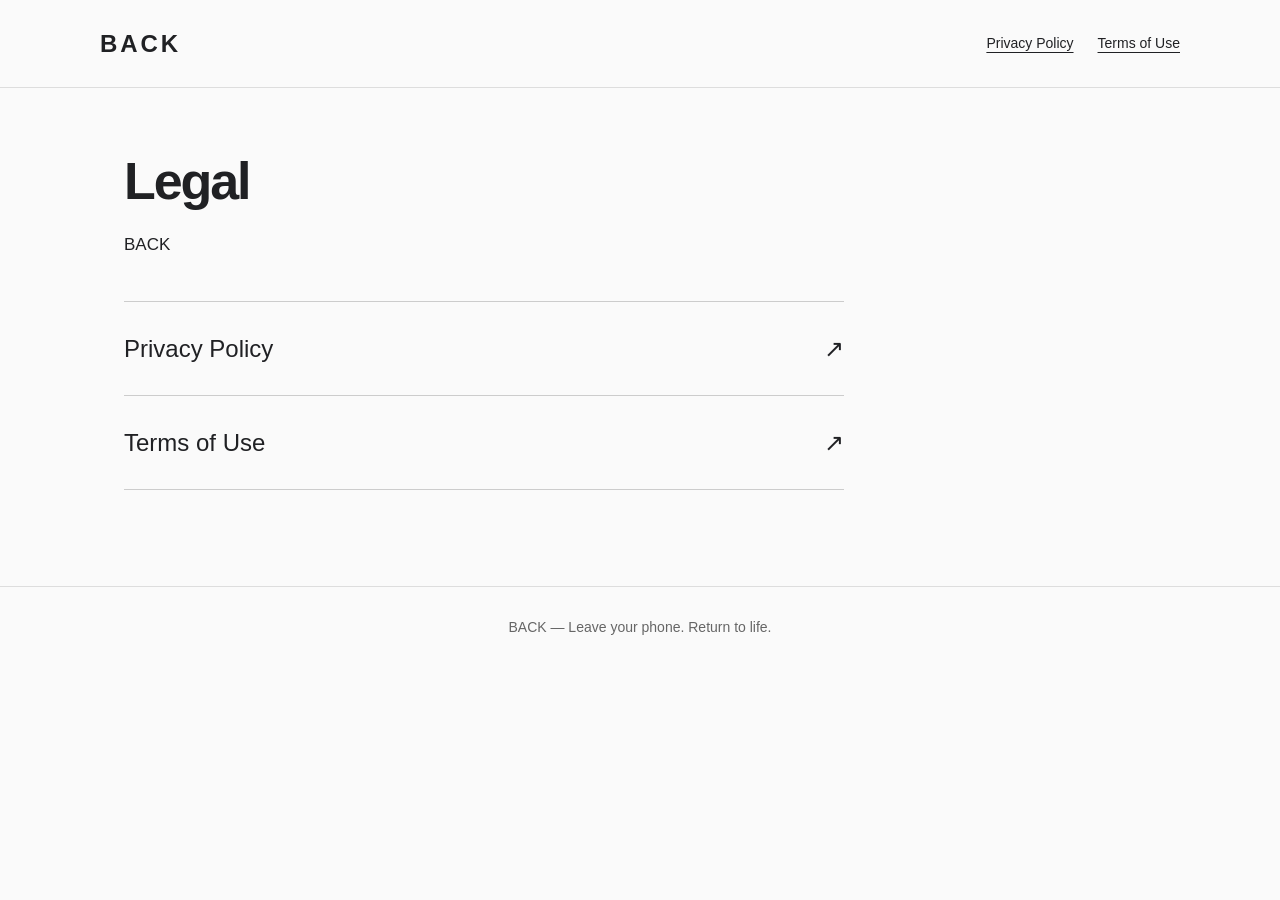
<file: index.html>
<!doctype html><html lang="en"><head><meta charset="utf-8"><meta name="viewport" content="width=device-width, initial-scale=1"><title>Legal · BACK</title><meta name="description" content="Legal for the BACK mobile application."><link rel="stylesheet" href="style.css"></head><body><header><a class="brand" href="index.html">BACK</a><nav aria-label="Legal"><a href="privacy.html">Privacy Policy</a><a href="terms.html">Terms of Use</a></nav></header><main><article><h1>Legal</h1><p>BACK</p><div class="links"><a href="privacy.html">Privacy Policy <span aria-hidden="true">↗</span></a><a href="terms.html">Terms of Use <span aria-hidden="true">↗</span></a></div></article></main><footer>BACK — Leave your phone. Return to life.</footer></body></html>
</file>
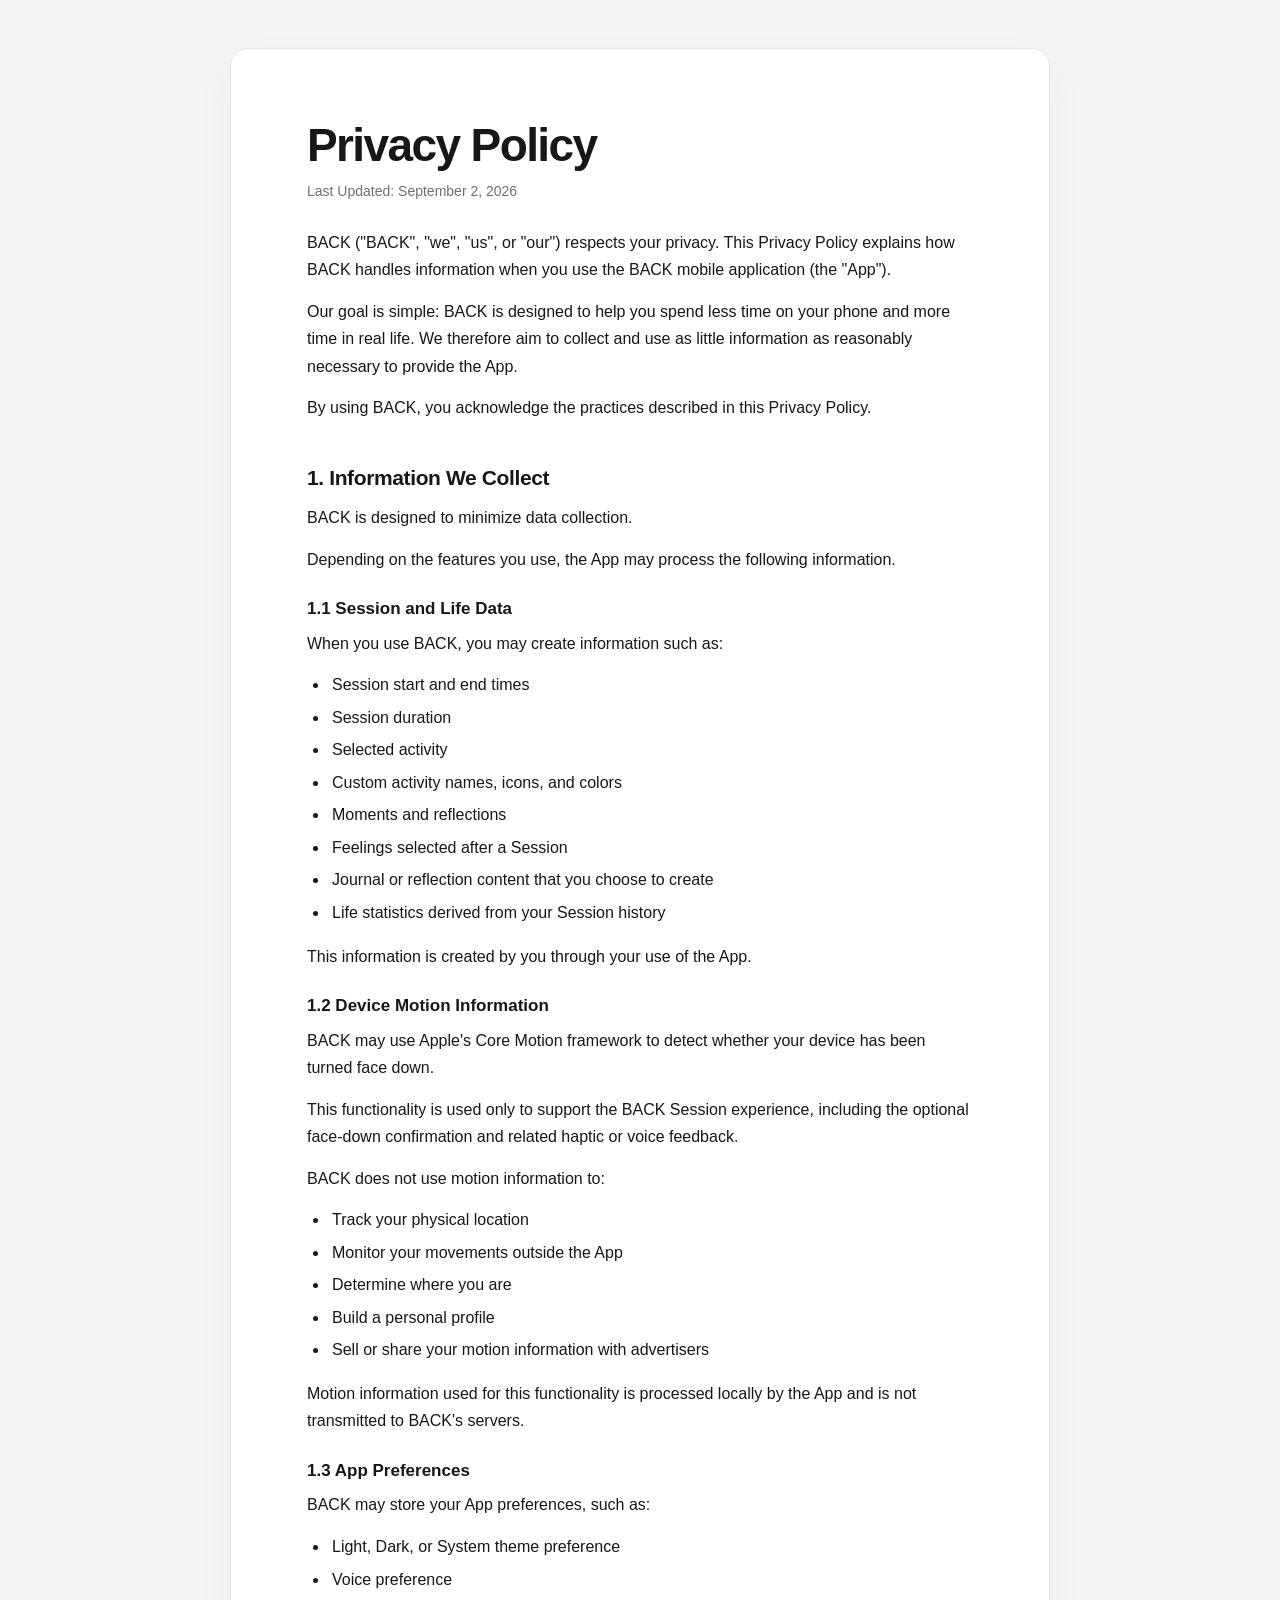
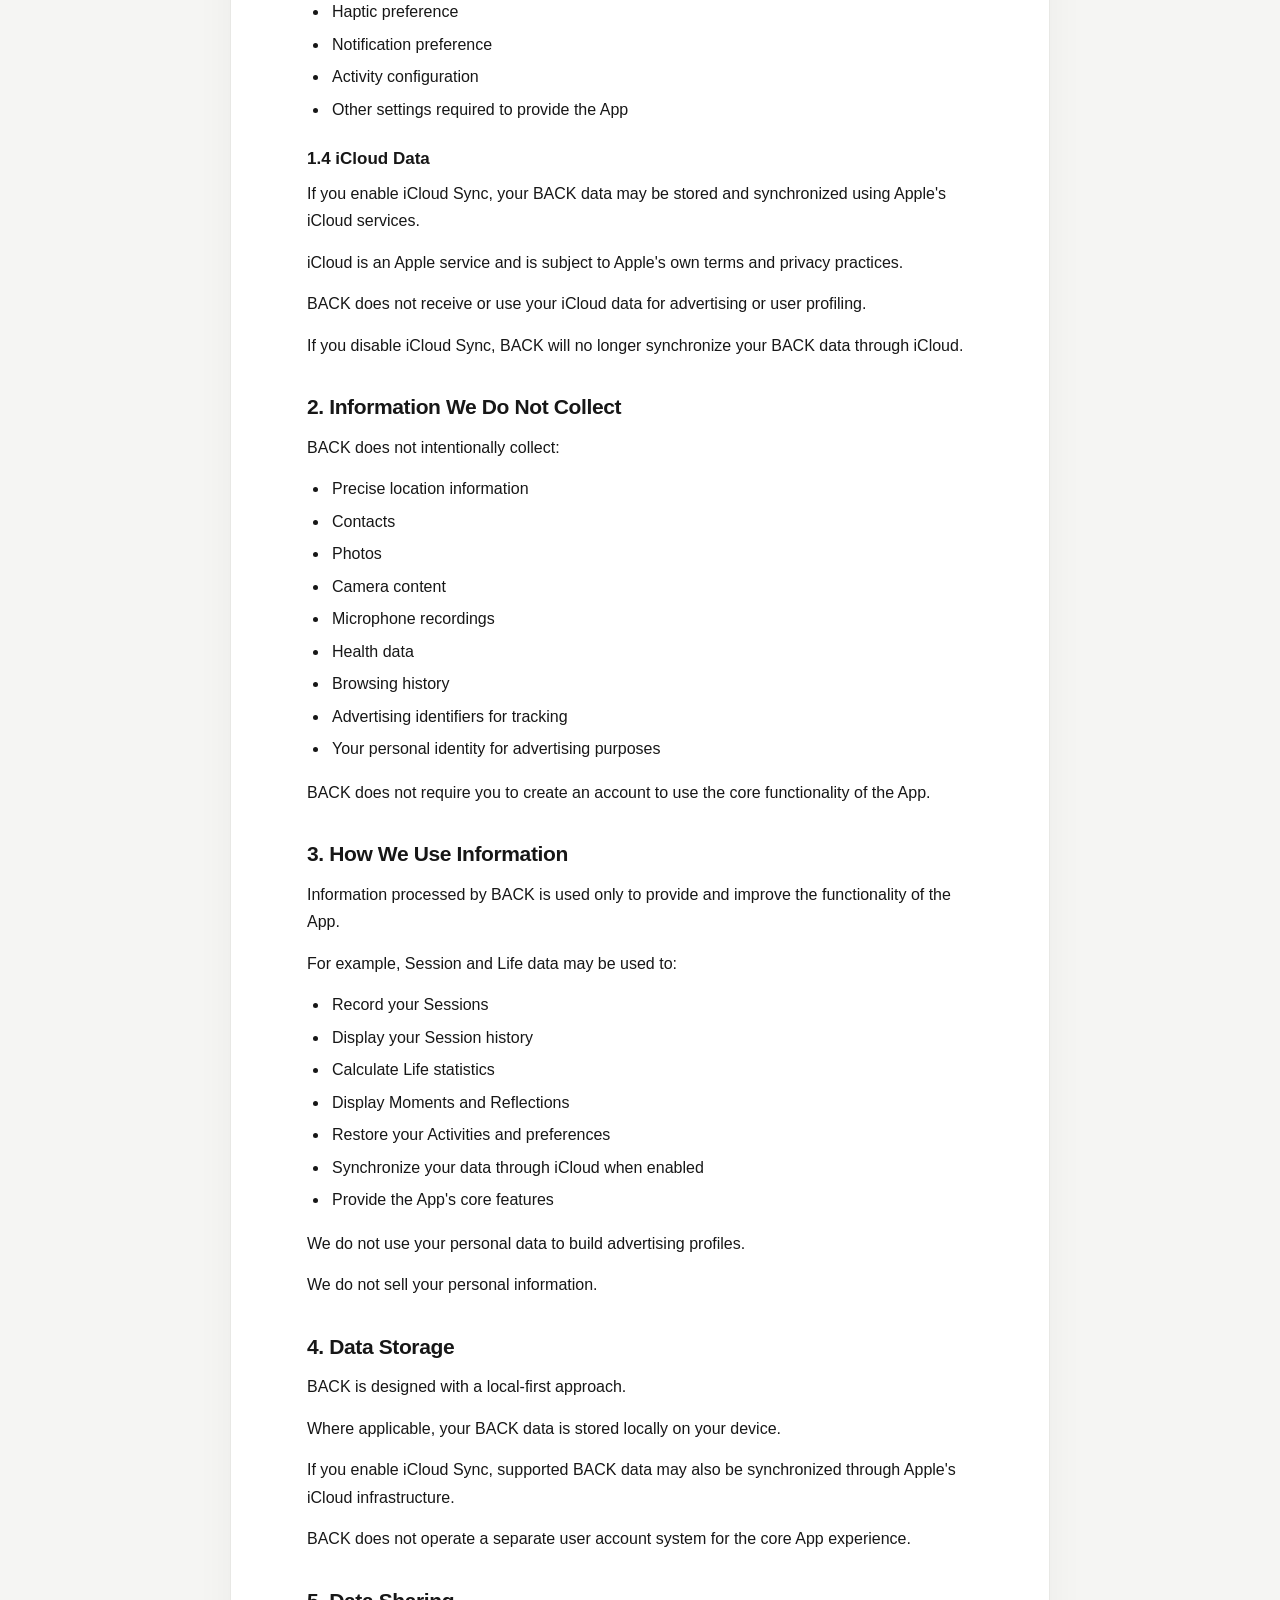
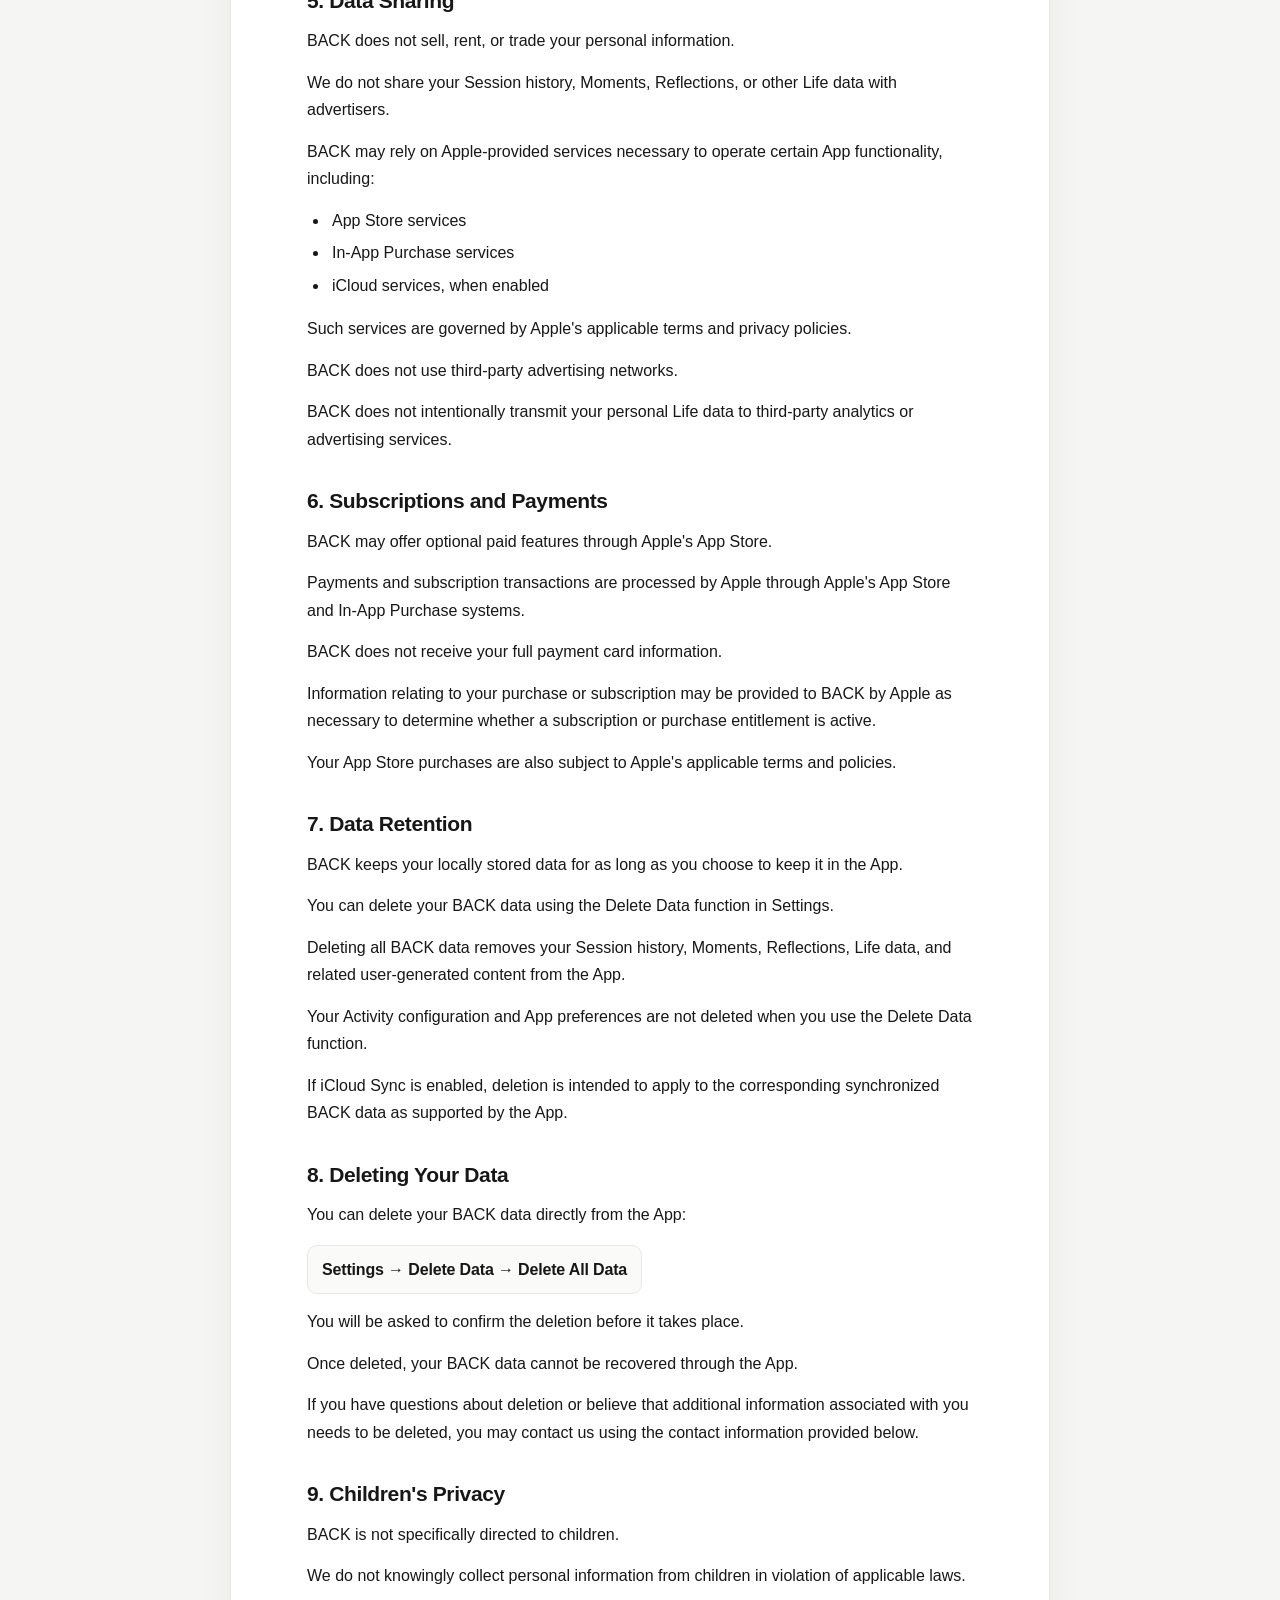
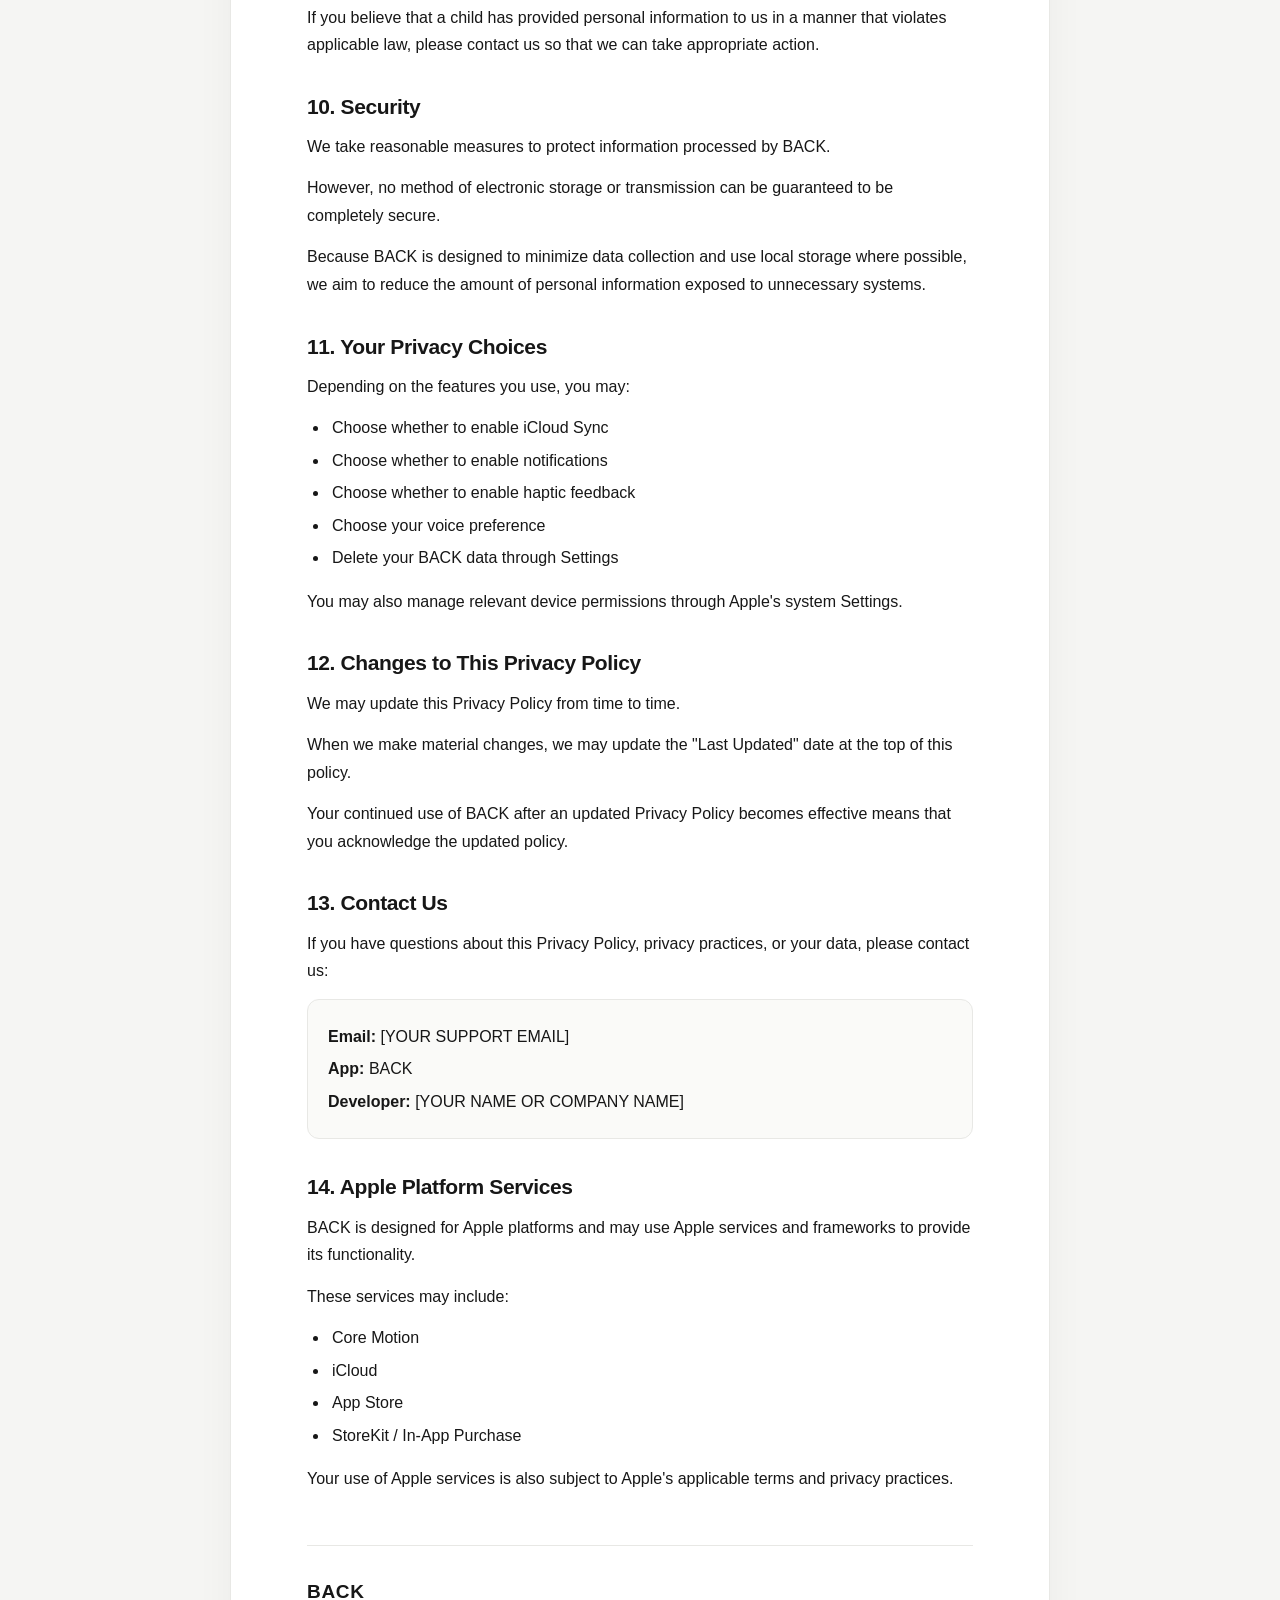
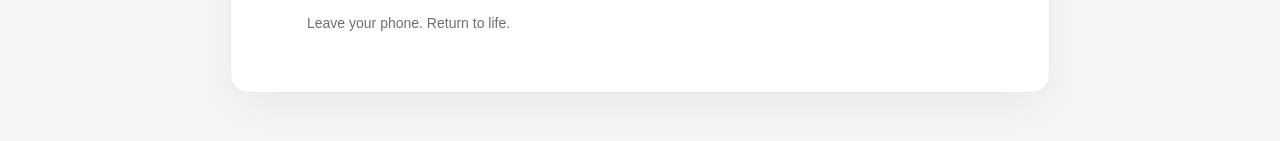
<file: privacy.html>
<!DOCTYPE html>
<html lang="en">
<head>
  <meta charset="UTF-8" />
  <meta name="viewport" content="width=device-width, initial-scale=1.0" />
  <meta name="color-scheme" content="light" />
  <title>Privacy Policy — BACK</title>
  <style>
    :root {
      --bg: #f5f5f3;
      --paper: #ffffff;
      --text: #171717;
      --muted: #6f6f6f;
      --line: #e8e8e5;
      --max-width: 820px;
    }

    * {
      box-sizing: border-box;
    }

    html {
      scroll-behavior: smooth;
    }

    body {
      margin: 0;
      background: var(--bg);
      color: var(--text);
      font-family:
        -apple-system,
        BlinkMacSystemFont,
        "SF Pro Text",
        "SF Pro Display",
        "Helvetica Neue",
        Arial,
        sans-serif;
      font-size: 16px;
      line-height: 1.72;
      -webkit-font-smoothing: antialiased;
      text-rendering: optimizeLegibility;
    }

    main {
      width: min(calc(100% - 32px), var(--max-width));
      margin: 48px auto;
      padding: 72px 76px 56px;
      background: var(--paper);
      border: 1px solid var(--line);
      border-radius: 18px;
      box-shadow: 0 14px 40px rgba(0, 0, 0, 0.045);
    }

    header {
      margin-bottom: 42px;
    }

    h1 {
      margin: 0 0 8px;
      font-size: clamp(34px, 5vw, 46px);
      line-height: 1.08;
      letter-spacing: -0.035em;
      font-weight: 760;
    }

    .updated {
      margin: 0;
      color: var(--muted);
      font-size: 14px;
      font-weight: 500;
    }

    .intro {
      margin-top: 26px;
    }

    section {
      margin-top: 34px;
    }

    h2 {
      margin: 0 0 12px;
      font-size: 21px;
      line-height: 1.35;
      letter-spacing: -0.018em;
      font-weight: 740;
    }

    h3 {
      margin: 24px 0 8px;
      font-size: 17px;
      line-height: 1.45;
      font-weight: 700;
    }

    p {
      margin: 0 0 14px;
    }

    ul {
      margin: 10px 0 16px;
      padding-left: 22px;
    }

    li {
      margin: 5px 0;
      padding-left: 3px;
    }

    .path {
      display: inline-block;
      margin: 2px 0 14px;
      padding: 10px 14px;
      border: 1px solid var(--line);
      border-radius: 10px;
      background: #fafaf8;
      font-weight: 650;
      letter-spacing: -0.01em;
    }

    .contact {
      padding: 18px 20px;
      border: 1px solid var(--line);
      border-radius: 12px;
      background: #fafaf8;
    }

    .contact p {
      margin: 5px 0;
    }

    footer {
      margin-top: 52px;
      padding-top: 30px;
      border-top: 1px solid var(--line);
    }

    .brand {
      margin: 0 0 3px;
      font-size: 19px;
      font-weight: 760;
      letter-spacing: 0.035em;
    }

    .tagline {
      margin: 0;
      color: var(--muted);
      font-size: 14px;
    }

    @media (max-width: 700px) {
      body {
        background: var(--paper);
        font-size: 15.5px;
      }

      main {
        width: 100%;
        margin: 0;
        padding: 42px 22px 38px;
        border: 0;
        border-radius: 0;
        box-shadow: none;
      }

      header {
        margin-bottom: 34px;
      }

      section {
        margin-top: 30px;
      }

      h2 {
        font-size: 20px;
      }

      h3 {
        font-size: 16.5px;
      }
    }

    @media print {
      body {
        background: #fff;
      }

      main {
        width: 100%;
        max-width: none;
        margin: 0;
        padding: 0;
        border: 0;
        border-radius: 0;
        box-shadow: none;
      }
    }
  </style>
</head>
<body>
  <main>
    <header>
      <h1>Privacy Policy</h1>
      <p class="updated">Last Updated: September 2, 2026</p>

      <div class="intro">
        <p>
          BACK ("BACK", "we", "us", or "our") respects your privacy. This Privacy Policy explains how BACK handles
          information when you use the BACK mobile application (the "App").
        </p>
        <p>
          Our goal is simple: BACK is designed to help you spend less time on your phone and more time in real life.
          We therefore aim to collect and use as little information as reasonably necessary to provide the App.
        </p>
        <p>By using BACK, you acknowledge the practices described in this Privacy Policy.</p>
      </div>
    </header>

    <section>
      <h2>1. Information We Collect</h2>
      <p>BACK is designed to minimize data collection.</p>
      <p>Depending on the features you use, the App may process the following information.</p>

      <h3>1.1 Session and Life Data</h3>
      <p>When you use BACK, you may create information such as:</p>
      <ul>
        <li>Session start and end times</li>
        <li>Session duration</li>
        <li>Selected activity</li>
        <li>Custom activity names, icons, and colors</li>
        <li>Moments and reflections</li>
        <li>Feelings selected after a Session</li>
        <li>Journal or reflection content that you choose to create</li>
        <li>Life statistics derived from your Session history</li>
      </ul>
      <p>This information is created by you through your use of the App.</p>

      <h3>1.2 Device Motion Information</h3>
      <p>BACK may use Apple's Core Motion framework to detect whether your device has been turned face down.</p>
      <p>
        This functionality is used only to support the BACK Session experience, including the optional face-down
        confirmation and related haptic or voice feedback.
      </p>
      <p>BACK does not use motion information to:</p>
      <ul>
        <li>Track your physical location</li>
        <li>Monitor your movements outside the App</li>
        <li>Determine where you are</li>
        <li>Build a personal profile</li>
        <li>Sell or share your motion information with advertisers</li>
      </ul>
      <p>Motion information used for this functionality is processed locally by the App and is not transmitted to BACK's servers.</p>

      <h3>1.3 App Preferences</h3>
      <p>BACK may store your App preferences, such as:</p>
      <ul>
        <li>Light, Dark, or System theme preference</li>
        <li>Voice preference</li>
        <li>Haptic preference</li>
        <li>Notification preference</li>
        <li>Activity configuration</li>
        <li>Other settings required to provide the App</li>
      </ul>

      <h3>1.4 iCloud Data</h3>
      <p>If you enable iCloud Sync, your BACK data may be stored and synchronized using Apple's iCloud services.</p>
      <p>iCloud is an Apple service and is subject to Apple's own terms and privacy practices.</p>
      <p>BACK does not receive or use your iCloud data for advertising or user profiling.</p>
      <p>If you disable iCloud Sync, BACK will no longer synchronize your BACK data through iCloud.</p>
    </section>

    <section>
      <h2>2. Information We Do Not Collect</h2>
      <p>BACK does not intentionally collect:</p>
      <ul>
        <li>Precise location information</li>
        <li>Contacts</li>
        <li>Photos</li>
        <li>Camera content</li>
        <li>Microphone recordings</li>
        <li>Health data</li>
        <li>Browsing history</li>
        <li>Advertising identifiers for tracking</li>
        <li>Your personal identity for advertising purposes</li>
      </ul>
      <p>BACK does not require you to create an account to use the core functionality of the App.</p>
    </section>

    <section>
      <h2>3. How We Use Information</h2>
      <p>Information processed by BACK is used only to provide and improve the functionality of the App.</p>
      <p>For example, Session and Life data may be used to:</p>
      <ul>
        <li>Record your Sessions</li>
        <li>Display your Session history</li>
        <li>Calculate Life statistics</li>
        <li>Display Moments and Reflections</li>
        <li>Restore your Activities and preferences</li>
        <li>Synchronize your data through iCloud when enabled</li>
        <li>Provide the App's core features</li>
      </ul>
      <p>We do not use your personal data to build advertising profiles.</p>
      <p>We do not sell your personal information.</p>
    </section>

    <section>
      <h2>4. Data Storage</h2>
      <p>BACK is designed with a local-first approach.</p>
      <p>Where applicable, your BACK data is stored locally on your device.</p>
      <p>If you enable iCloud Sync, supported BACK data may also be synchronized through Apple's iCloud infrastructure.</p>
      <p>BACK does not operate a separate user account system for the core App experience.</p>
    </section>

    <section>
      <h2>5. Data Sharing</h2>
      <p>BACK does not sell, rent, or trade your personal information.</p>
      <p>We do not share your Session history, Moments, Reflections, or other Life data with advertisers.</p>
      <p>BACK may rely on Apple-provided services necessary to operate certain App functionality, including:</p>
      <ul>
        <li>App Store services</li>
        <li>In-App Purchase services</li>
        <li>iCloud services, when enabled</li>
      </ul>
      <p>Such services are governed by Apple's applicable terms and privacy policies.</p>
      <p>BACK does not use third-party advertising networks.</p>
      <p>BACK does not intentionally transmit your personal Life data to third-party analytics or advertising services.</p>
    </section>

    <section>
      <h2>6. Subscriptions and Payments</h2>
      <p>BACK may offer optional paid features through Apple's App Store.</p>
      <p>Payments and subscription transactions are processed by Apple through Apple's App Store and In-App Purchase systems.</p>
      <p>BACK does not receive your full payment card information.</p>
      <p>
        Information relating to your purchase or subscription may be provided to BACK by Apple as necessary to determine
        whether a subscription or purchase entitlement is active.
      </p>
      <p>Your App Store purchases are also subject to Apple's applicable terms and policies.</p>
    </section>

    <section>
      <h2>7. Data Retention</h2>
      <p>BACK keeps your locally stored data for as long as you choose to keep it in the App.</p>
      <p>You can delete your BACK data using the Delete Data function in Settings.</p>
      <p>
        Deleting all BACK data removes your Session history, Moments, Reflections, Life data, and related user-generated
        content from the App.
      </p>
      <p>Your Activity configuration and App preferences are not deleted when you use the Delete Data function.</p>
      <p>
        If iCloud Sync is enabled, deletion is intended to apply to the corresponding synchronized BACK data as supported
        by the App.
      </p>
    </section>

    <section>
      <h2>8. Deleting Your Data</h2>
      <p>You can delete your BACK data directly from the App:</p>
      <div class="path">Settings → Delete Data → Delete All Data</div>
      <p>You will be asked to confirm the deletion before it takes place.</p>
      <p>Once deleted, your BACK data cannot be recovered through the App.</p>
      <p>
        If you have questions about deletion or believe that additional information associated with you needs to be deleted,
        you may contact us using the contact information provided below.
      </p>
    </section>

    <section>
      <h2>9. Children's Privacy</h2>
      <p>BACK is not specifically directed to children.</p>
      <p>We do not knowingly collect personal information from children in violation of applicable laws.</p>
      <p>
        If you believe that a child has provided personal information to us in a manner that violates applicable law,
        please contact us so that we can take appropriate action.
      </p>
    </section>

    <section>
      <h2>10. Security</h2>
      <p>We take reasonable measures to protect information processed by BACK.</p>
      <p>However, no method of electronic storage or transmission can be guaranteed to be completely secure.</p>
      <p>
        Because BACK is designed to minimize data collection and use local storage where possible, we aim to reduce the
        amount of personal information exposed to unnecessary systems.
      </p>
    </section>

    <section>
      <h2>11. Your Privacy Choices</h2>
      <p>Depending on the features you use, you may:</p>
      <ul>
        <li>Choose whether to enable iCloud Sync</li>
        <li>Choose whether to enable notifications</li>
        <li>Choose whether to enable haptic feedback</li>
        <li>Choose your voice preference</li>
        <li>Delete your BACK data through Settings</li>
      </ul>
      <p>You may also manage relevant device permissions through Apple's system Settings.</p>
    </section>

    <section>
      <h2>12. Changes to This Privacy Policy</h2>
      <p>We may update this Privacy Policy from time to time.</p>
      <p>When we make material changes, we may update the "Last Updated" date at the top of this policy.</p>
      <p>
        Your continued use of BACK after an updated Privacy Policy becomes effective means that you acknowledge the
        updated policy.
      </p>
    </section>

    <section>
      <h2>13. Contact Us</h2>
      <p>If you have questions about this Privacy Policy, privacy practices, or your data, please contact us:</p>
      <div class="contact">
        <p><strong>Email:</strong> [YOUR SUPPORT EMAIL]</p>
        <p><strong>App:</strong> BACK</p>
        <p><strong>Developer:</strong> [YOUR NAME OR COMPANY NAME]</p>
      </div>
    </section>

    <section>
      <h2>14. Apple Platform Services</h2>
      <p>BACK is designed for Apple platforms and may use Apple services and frameworks to provide its functionality.</p>
      <p>These services may include:</p>
      <ul>
        <li>Core Motion</li>
        <li>iCloud</li>
        <li>App Store</li>
        <li>StoreKit / In-App Purchase</li>
      </ul>
      <p>Your use of Apple services is also subject to Apple's applicable terms and privacy practices.</p>
    </section>

    <footer>
      <p class="brand">BACK</p>
      <p class="tagline">Leave your phone. Return to life.</p>
    </footer>
  </main>
</body>
</html>
</file>
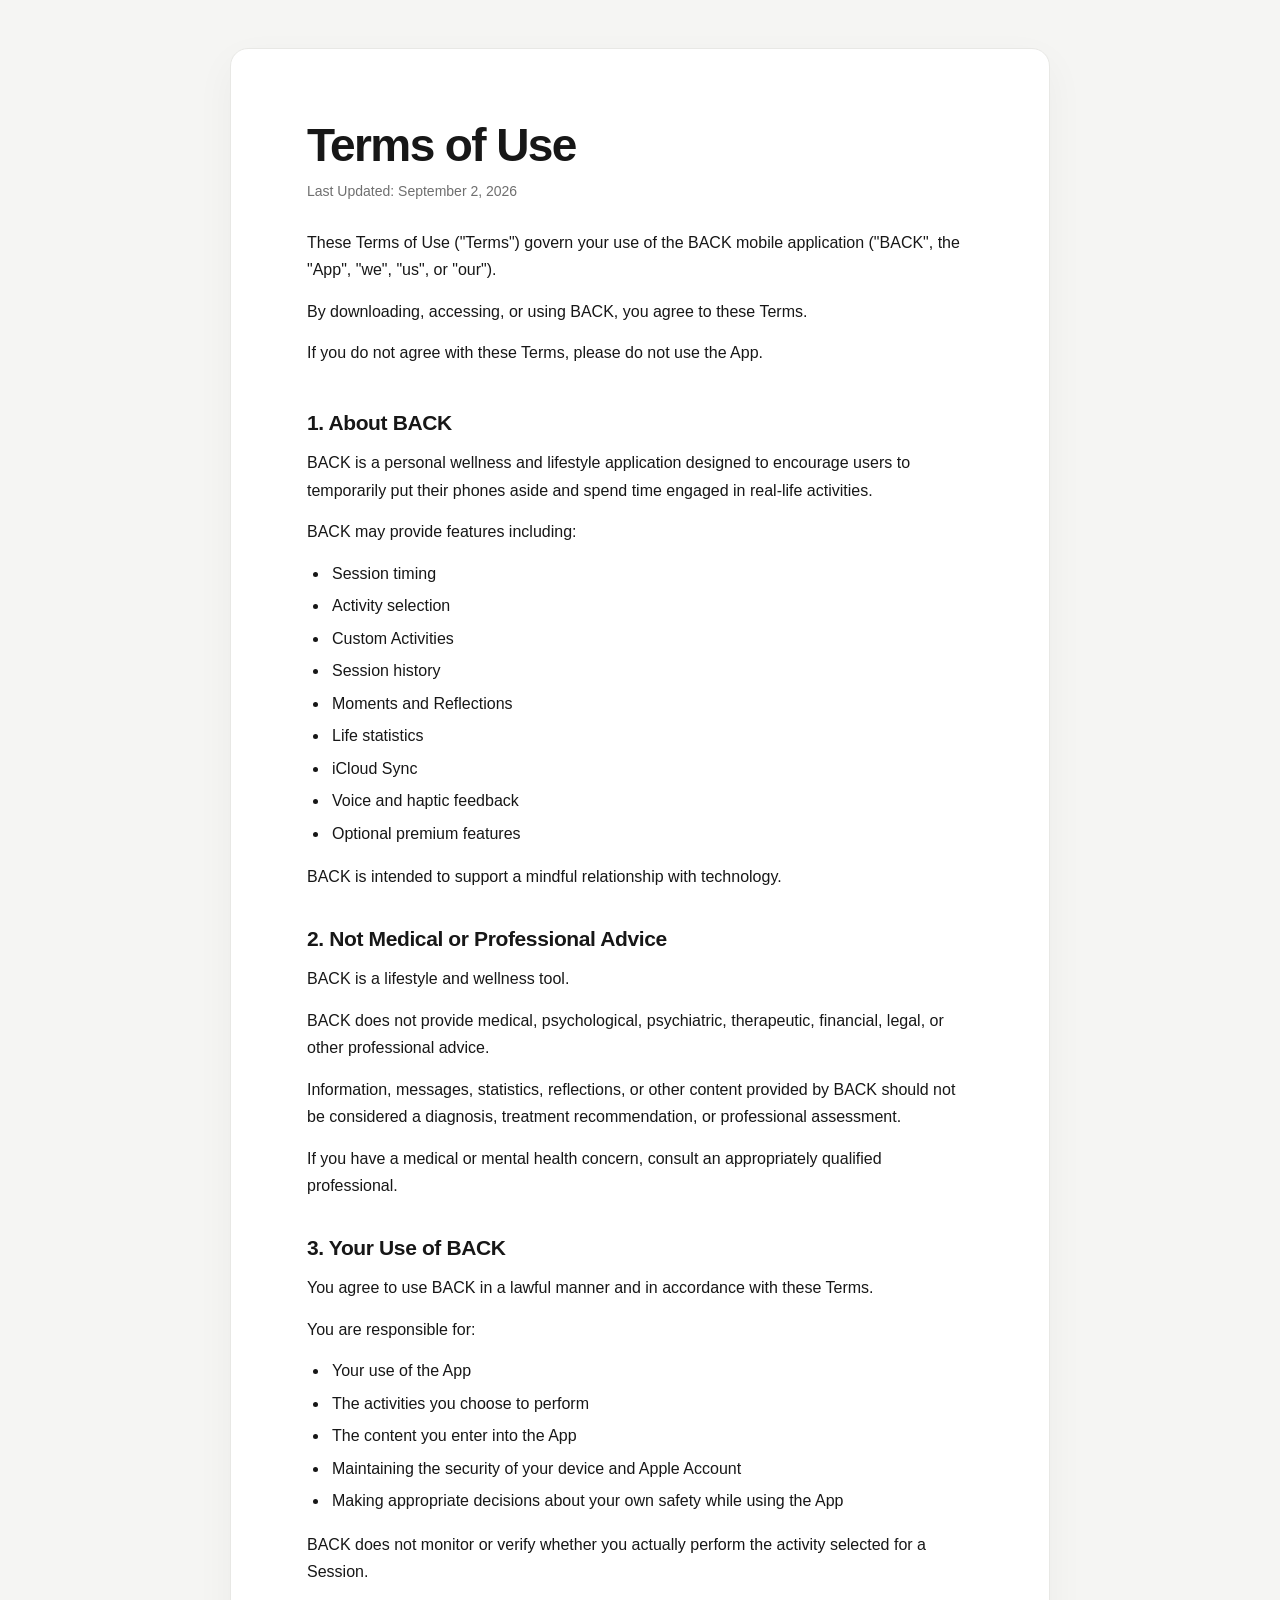
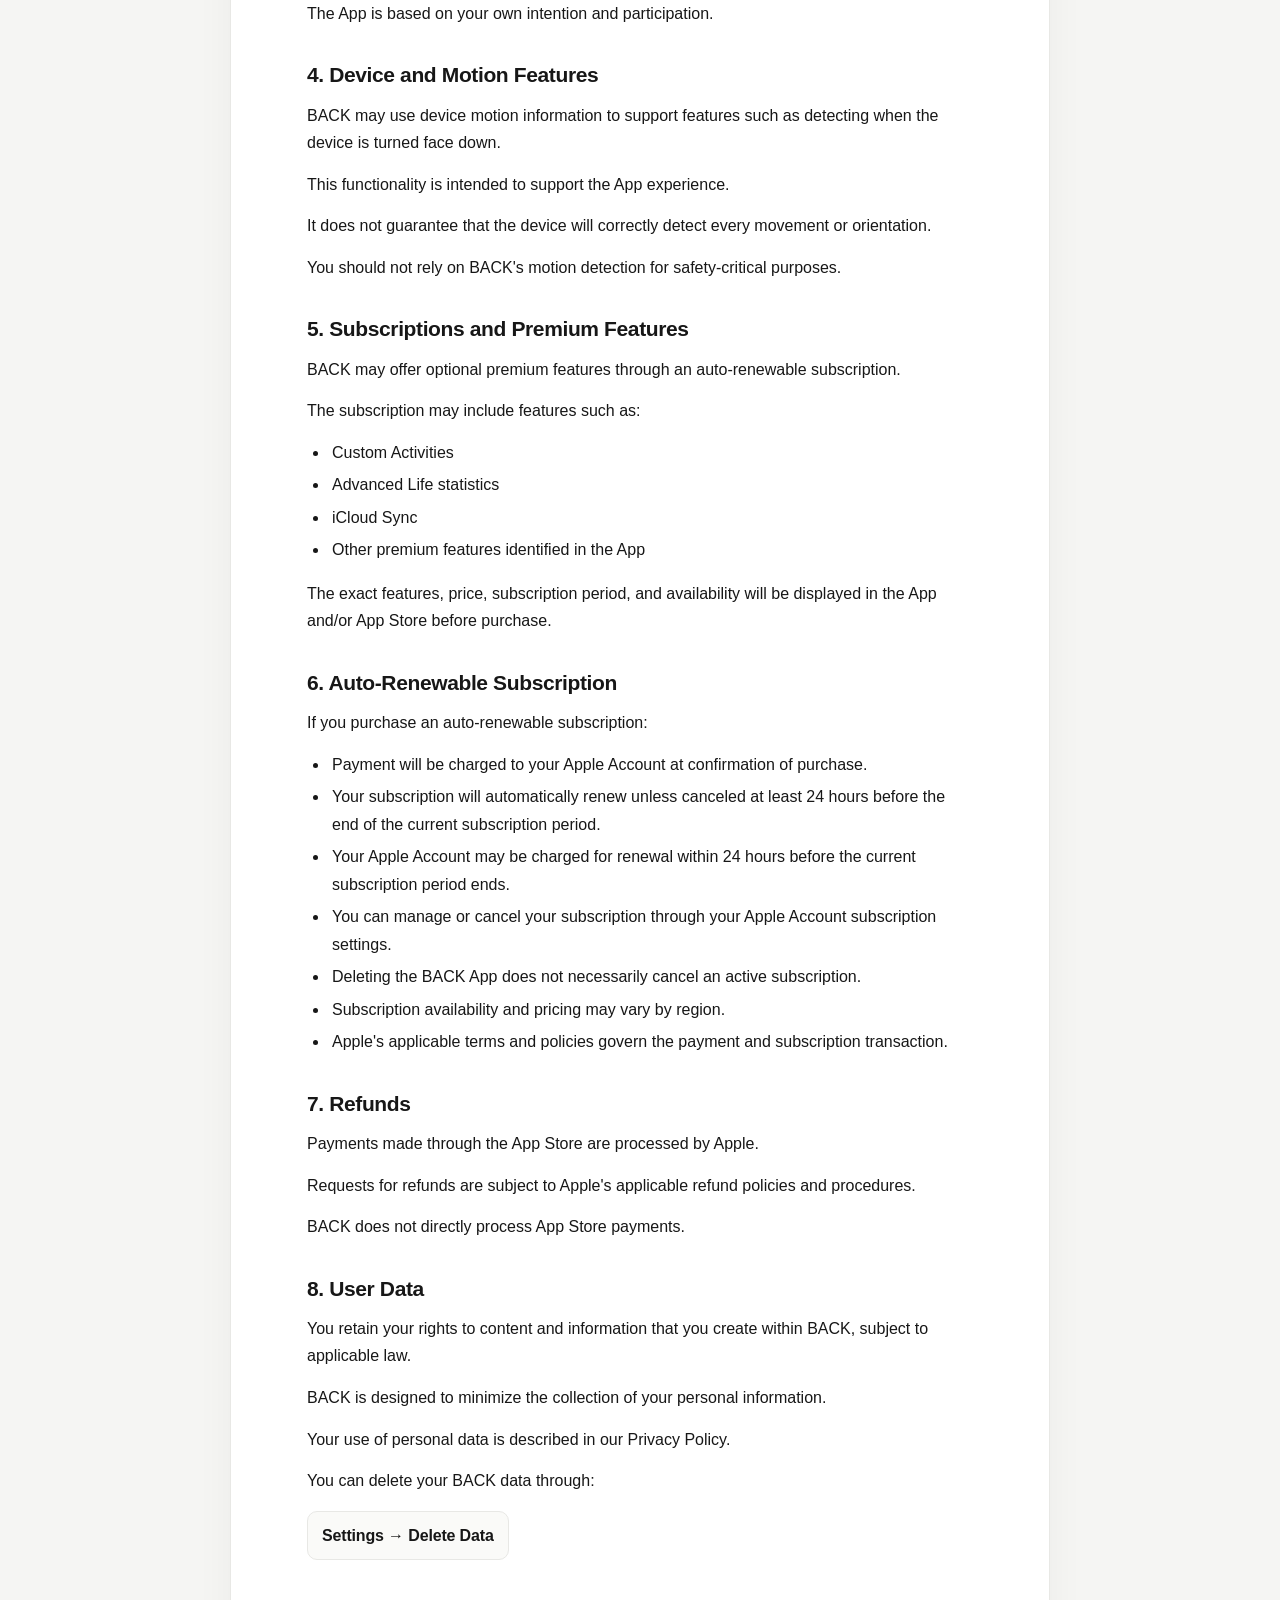
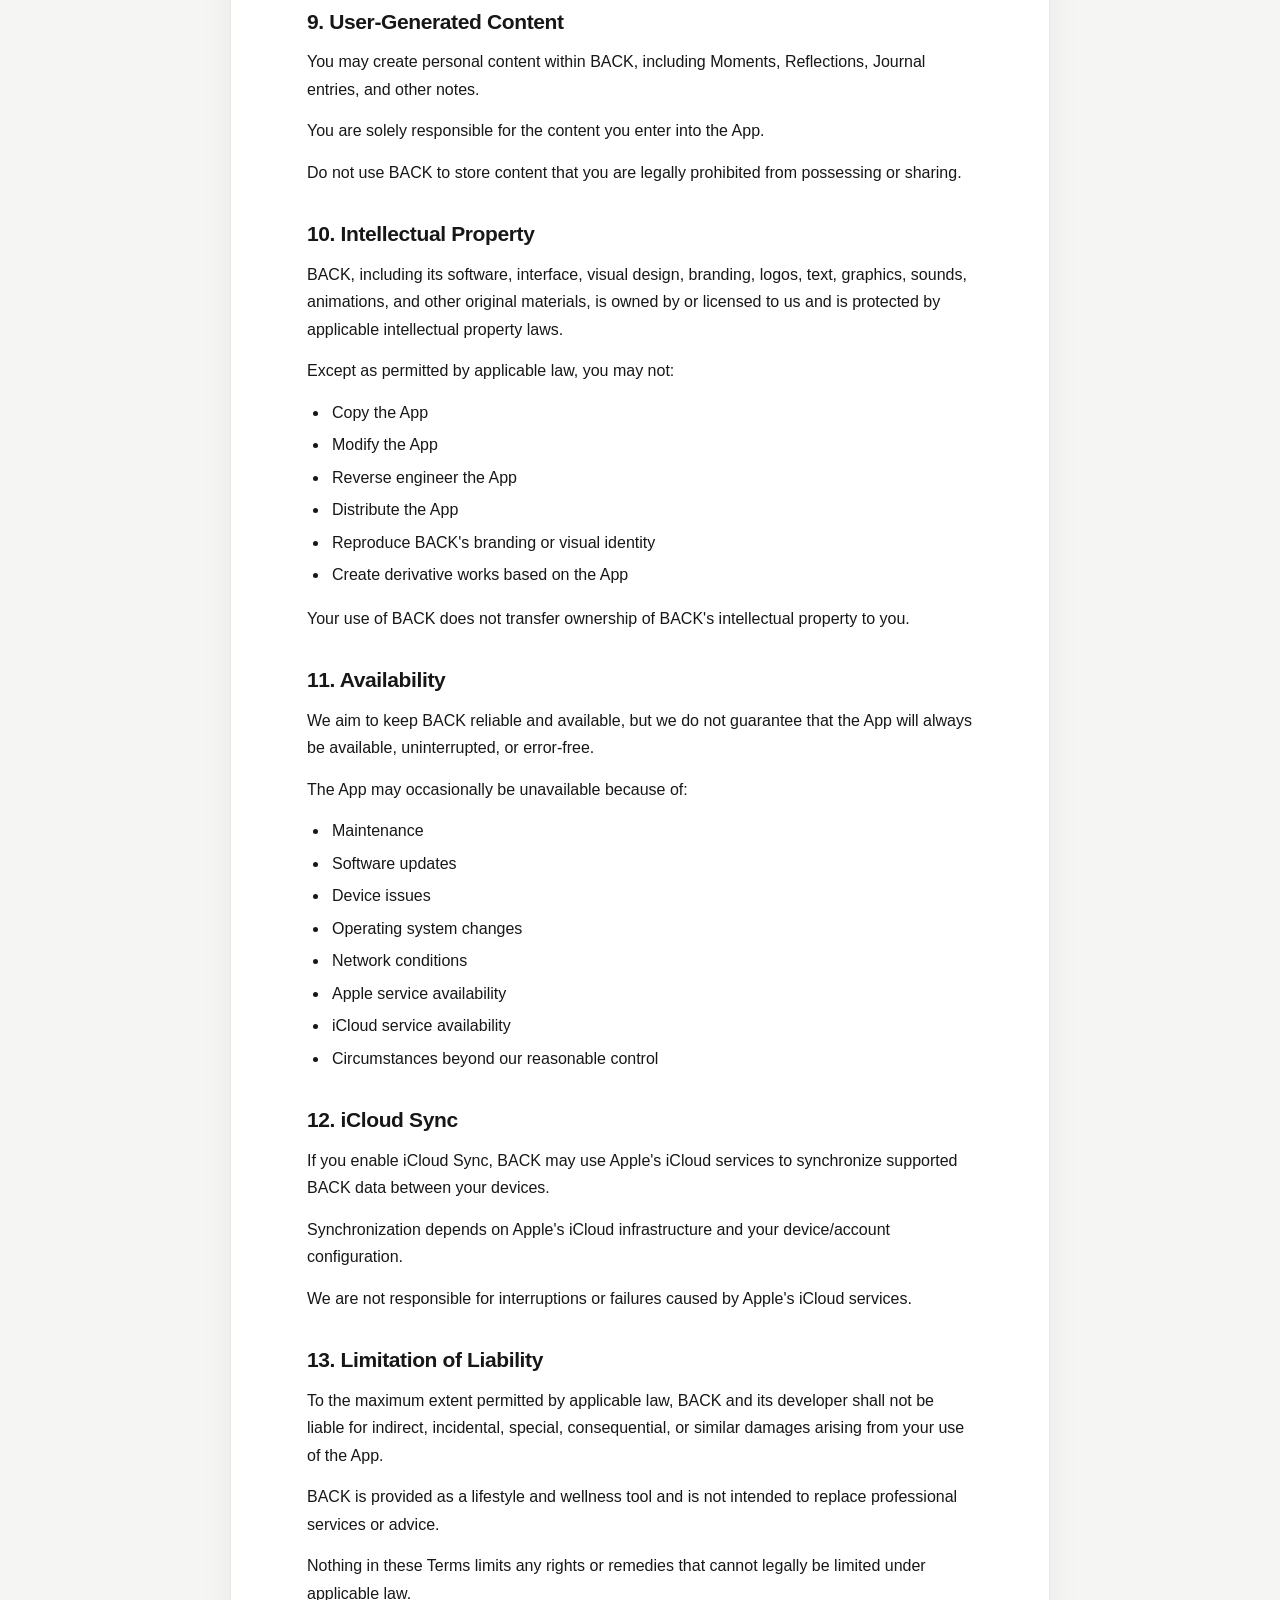
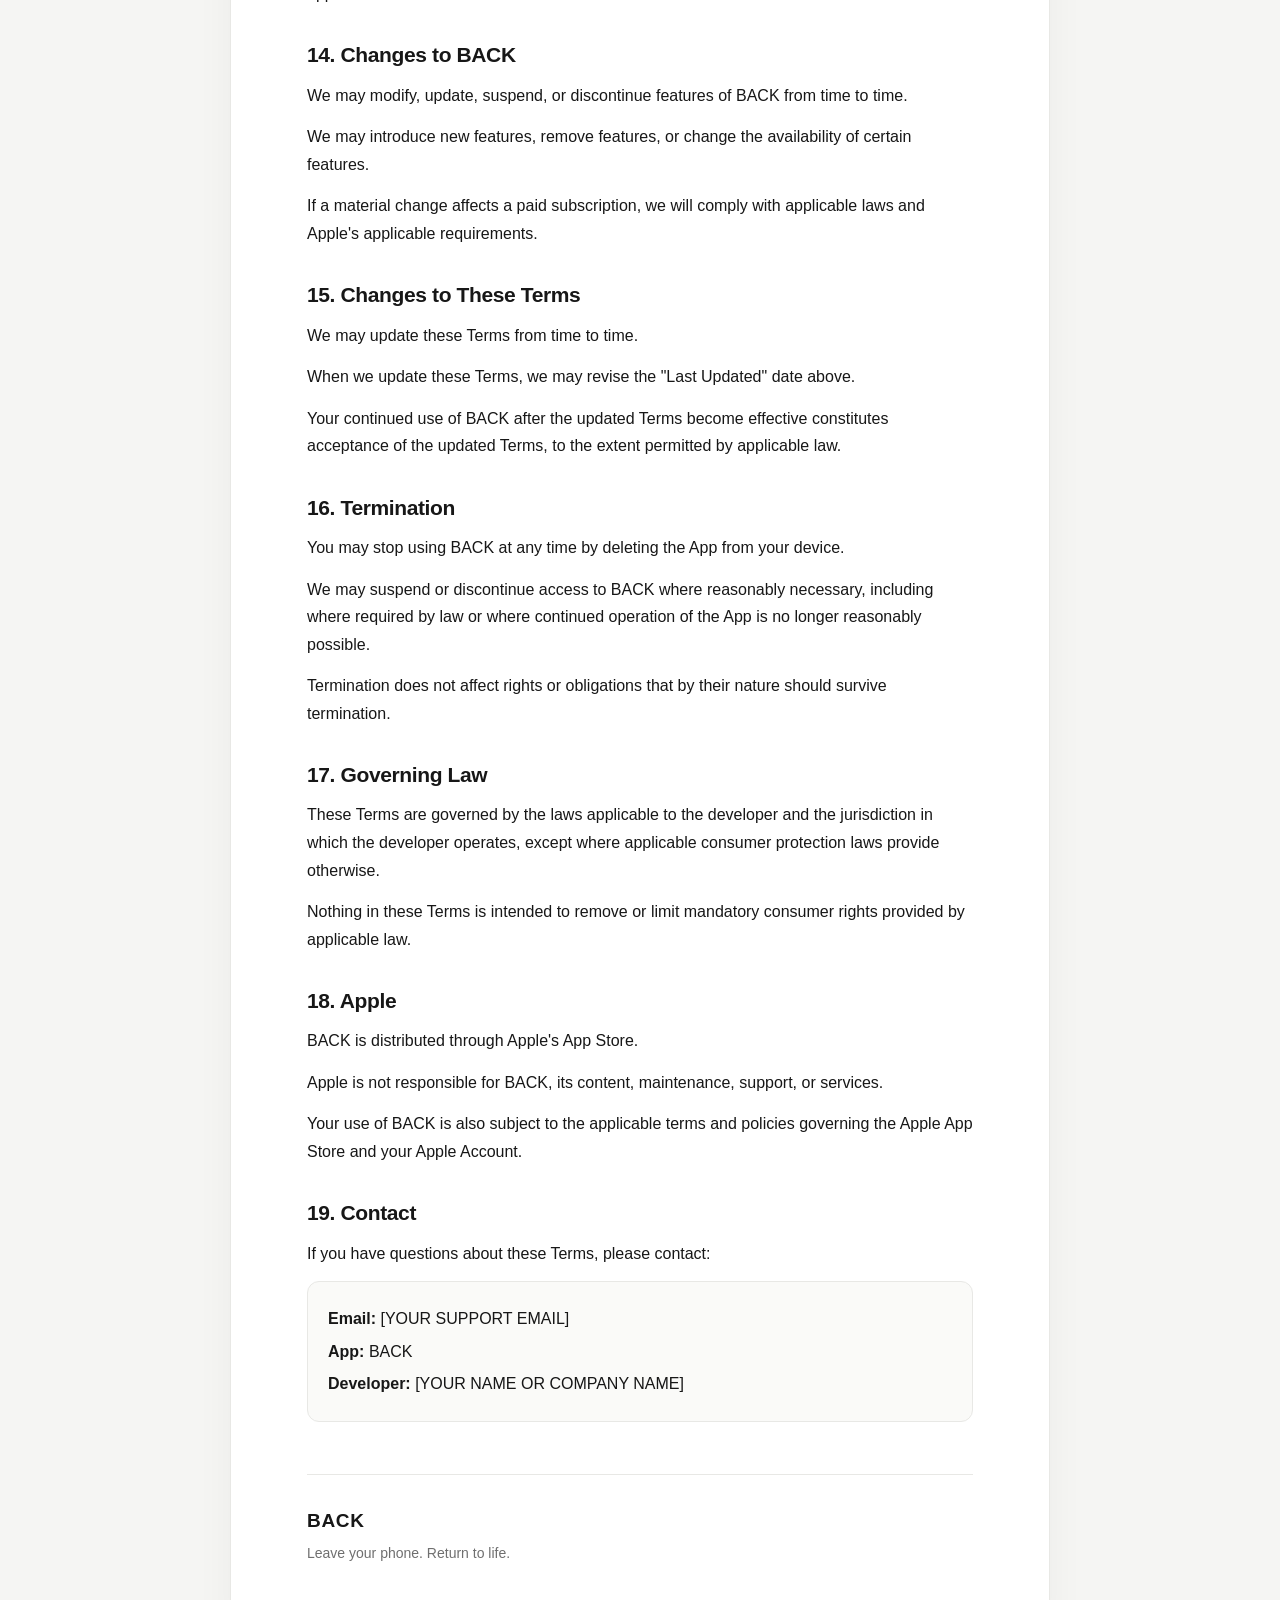
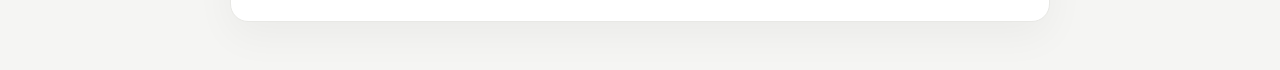
<file: terms.html>
<!DOCTYPE html>
<html lang="en">
<head>
  <meta charset="UTF-8" />
  <meta name="viewport" content="width=device-width, initial-scale=1.0" />
  <meta name="color-scheme" content="light" />
  <title>Terms of Use — BACK</title>
  <style>
    :root {
      --bg: #f5f5f3;
      --paper: #ffffff;
      --text: #171717;
      --muted: #6f6f6f;
      --line: #e8e8e5;
      --max-width: 820px;
    }
    * { box-sizing: border-box; }
    html { scroll-behavior: smooth; }
    body {
      margin: 0;
      background: var(--bg);
      color: var(--text);
      font-family: -apple-system, BlinkMacSystemFont, "SF Pro Text", "SF Pro Display", "Helvetica Neue", Arial, sans-serif;
      font-size: 16px;
      line-height: 1.72;
      -webkit-font-smoothing: antialiased;
      text-rendering: optimizeLegibility;
    }
    main {
      width: min(calc(100% - 32px), var(--max-width));
      margin: 48px auto;
      padding: 72px 76px 56px;
      background: var(--paper);
      border: 1px solid var(--line);
      border-radius: 18px;
      box-shadow: 0 14px 40px rgba(0, 0, 0, 0.045);
    }
    header { margin-bottom: 42px; }
    h1 {
      margin: 0 0 8px;
      font-size: clamp(34px, 5vw, 46px);
      line-height: 1.08;
      letter-spacing: -0.035em;
      font-weight: 760;
    }
    .updated {
      margin: 0;
      color: var(--muted);
      font-size: 14px;
      font-weight: 500;
    }
    .intro { margin-top: 26px; }
    section { margin-top: 34px; }
    h2 {
      margin: 0 0 12px;
      font-size: 21px;
      line-height: 1.35;
      letter-spacing: -0.018em;
      font-weight: 740;
    }
    p { margin: 0 0 14px; }
    ul { margin: 10px 0 16px; padding-left: 22px; }
    li { margin: 5px 0; padding-left: 3px; }
    .path {
      display: inline-block;
      margin: 2px 0 14px;
      padding: 10px 14px;
      border: 1px solid var(--line);
      border-radius: 10px;
      background: #fafaf8;
      font-weight: 650;
      letter-spacing: -0.01em;
    }
    .contact {
      padding: 18px 20px;
      border: 1px solid var(--line);
      border-radius: 12px;
      background: #fafaf8;
    }
    .contact p { margin: 5px 0; }
    footer {
      margin-top: 52px;
      padding-top: 30px;
      border-top: 1px solid var(--line);
    }
    .brand {
      margin: 0 0 3px;
      font-size: 19px;
      font-weight: 760;
      letter-spacing: 0.035em;
    }
    .tagline {
      margin: 0;
      color: var(--muted);
      font-size: 14px;
    }
    @media (max-width: 700px) {
      body { background: var(--paper); font-size: 15.5px; }
      main {
        width: 100%;
        margin: 0;
        padding: 42px 22px 38px;
        border: 0;
        border-radius: 0;
        box-shadow: none;
      }
      header { margin-bottom: 34px; }
      section { margin-top: 30px; }
      h2 { font-size: 20px; }
    }
    @media print {
      body { background: #fff; }
      main {
        width: 100%;
        max-width: none;
        margin: 0;
        padding: 0;
        border: 0;
        border-radius: 0;
        box-shadow: none;
      }
    }
  </style>
</head>
<body>
  <main>
    <header>
      <h1>Terms of Use</h1>
      <p class="updated">Last Updated: September 2, 2026</p>
      <div class="intro">
        <p>These Terms of Use ("Terms") govern your use of the BACK mobile application ("BACK", the "App", "we", "us", or "our").</p>
        <p>By downloading, accessing, or using BACK, you agree to these Terms.</p>
        <p>If you do not agree with these Terms, please do not use the App.</p>
      </div>
    </header>

    <section>
      <h2>1. About BACK</h2>
      <p>BACK is a personal wellness and lifestyle application designed to encourage users to temporarily put their phones aside and spend time engaged in real-life activities.</p>
      <p>BACK may provide features including:</p>
      <ul>
        <li>Session timing</li><li>Activity selection</li><li>Custom Activities</li><li>Session history</li>
        <li>Moments and Reflections</li><li>Life statistics</li><li>iCloud Sync</li>
        <li>Voice and haptic feedback</li><li>Optional premium features</li>
      </ul>
      <p>BACK is intended to support a mindful relationship with technology.</p>
    </section>

    <section>
      <h2>2. Not Medical or Professional Advice</h2>
      <p>BACK is a lifestyle and wellness tool.</p>
      <p>BACK does not provide medical, psychological, psychiatric, therapeutic, financial, legal, or other professional advice.</p>
      <p>Information, messages, statistics, reflections, or other content provided by BACK should not be considered a diagnosis, treatment recommendation, or professional assessment.</p>
      <p>If you have a medical or mental health concern, consult an appropriately qualified professional.</p>
    </section>

    <section>
      <h2>3. Your Use of BACK</h2>
      <p>You agree to use BACK in a lawful manner and in accordance with these Terms.</p>
      <p>You are responsible for:</p>
      <ul>
        <li>Your use of the App</li><li>The activities you choose to perform</li><li>The content you enter into the App</li>
        <li>Maintaining the security of your device and Apple Account</li>
        <li>Making appropriate decisions about your own safety while using the App</li>
      </ul>
      <p>BACK does not monitor or verify whether you actually perform the activity selected for a Session.</p>
      <p>The App is based on your own intention and participation.</p>
    </section>

    <section>
      <h2>4. Device and Motion Features</h2>
      <p>BACK may use device motion information to support features such as detecting when the device is turned face down.</p>
      <p>This functionality is intended to support the App experience.</p>
      <p>It does not guarantee that the device will correctly detect every movement or orientation.</p>
      <p>You should not rely on BACK's motion detection for safety-critical purposes.</p>
    </section>

    <section>
      <h2>5. Subscriptions and Premium Features</h2>
      <p>BACK may offer optional premium features through an auto-renewable subscription.</p>
      <p>The subscription may include features such as:</p>
      <ul>
        <li>Custom Activities</li><li>Advanced Life statistics</li><li>iCloud Sync</li><li>Other premium features identified in the App</li>
      </ul>
      <p>The exact features, price, subscription period, and availability will be displayed in the App and/or App Store before purchase.</p>
    </section>

    <section>
      <h2>6. Auto-Renewable Subscription</h2>
      <p>If you purchase an auto-renewable subscription:</p>
      <ul>
        <li>Payment will be charged to your Apple Account at confirmation of purchase.</li>
        <li>Your subscription will automatically renew unless canceled at least 24 hours before the end of the current subscription period.</li>
        <li>Your Apple Account may be charged for renewal within 24 hours before the current subscription period ends.</li>
        <li>You can manage or cancel your subscription through your Apple Account subscription settings.</li>
        <li>Deleting the BACK App does not necessarily cancel an active subscription.</li>
        <li>Subscription availability and pricing may vary by region.</li>
        <li>Apple's applicable terms and policies govern the payment and subscription transaction.</li>
      </ul>
    </section>

    <section>
      <h2>7. Refunds</h2>
      <p>Payments made through the App Store are processed by Apple.</p>
      <p>Requests for refunds are subject to Apple's applicable refund policies and procedures.</p>
      <p>BACK does not directly process App Store payments.</p>
    </section>

    <section>
      <h2>8. User Data</h2>
      <p>You retain your rights to content and information that you create within BACK, subject to applicable law.</p>
      <p>BACK is designed to minimize the collection of your personal information.</p>
      <p>Your use of personal data is described in our Privacy Policy.</p>
      <p>You can delete your BACK data through:</p>
      <div class="path">Settings → Delete Data</div>
    </section>

    <section>
      <h2>9. User-Generated Content</h2>
      <p>You may create personal content within BACK, including Moments, Reflections, Journal entries, and other notes.</p>
      <p>You are solely responsible for the content you enter into the App.</p>
      <p>Do not use BACK to store content that you are legally prohibited from possessing or sharing.</p>
    </section>

    <section>
      <h2>10. Intellectual Property</h2>
      <p>BACK, including its software, interface, visual design, branding, logos, text, graphics, sounds, animations, and other original materials, is owned by or licensed to us and is protected by applicable intellectual property laws.</p>
      <p>Except as permitted by applicable law, you may not:</p>
      <ul>
        <li>Copy the App</li><li>Modify the App</li><li>Reverse engineer the App</li><li>Distribute the App</li>
        <li>Reproduce BACK's branding or visual identity</li><li>Create derivative works based on the App</li>
      </ul>
      <p>Your use of BACK does not transfer ownership of BACK's intellectual property to you.</p>
    </section>

    <section>
      <h2>11. Availability</h2>
      <p>We aim to keep BACK reliable and available, but we do not guarantee that the App will always be available, uninterrupted, or error-free.</p>
      <p>The App may occasionally be unavailable because of:</p>
      <ul>
        <li>Maintenance</li><li>Software updates</li><li>Device issues</li><li>Operating system changes</li>
        <li>Network conditions</li><li>Apple service availability</li><li>iCloud service availability</li>
        <li>Circumstances beyond our reasonable control</li>
      </ul>
    </section>

    <section>
      <h2>12. iCloud Sync</h2>
      <p>If you enable iCloud Sync, BACK may use Apple's iCloud services to synchronize supported BACK data between your devices.</p>
      <p>Synchronization depends on Apple's iCloud infrastructure and your device/account configuration.</p>
      <p>We are not responsible for interruptions or failures caused by Apple's iCloud services.</p>
    </section>

    <section>
      <h2>13. Limitation of Liability</h2>
      <p>To the maximum extent permitted by applicable law, BACK and its developer shall not be liable for indirect, incidental, special, consequential, or similar damages arising from your use of the App.</p>
      <p>BACK is provided as a lifestyle and wellness tool and is not intended to replace professional services or advice.</p>
      <p>Nothing in these Terms limits any rights or remedies that cannot legally be limited under applicable law.</p>
    </section>

    <section>
      <h2>14. Changes to BACK</h2>
      <p>We may modify, update, suspend, or discontinue features of BACK from time to time.</p>
      <p>We may introduce new features, remove features, or change the availability of certain features.</p>
      <p>If a material change affects a paid subscription, we will comply with applicable laws and Apple's applicable requirements.</p>
    </section>

    <section>
      <h2>15. Changes to These Terms</h2>
      <p>We may update these Terms from time to time.</p>
      <p>When we update these Terms, we may revise the "Last Updated" date above.</p>
      <p>Your continued use of BACK after the updated Terms become effective constitutes acceptance of the updated Terms, to the extent permitted by applicable law.</p>
    </section>

    <section>
      <h2>16. Termination</h2>
      <p>You may stop using BACK at any time by deleting the App from your device.</p>
      <p>We may suspend or discontinue access to BACK where reasonably necessary, including where required by law or where continued operation of the App is no longer reasonably possible.</p>
      <p>Termination does not affect rights or obligations that by their nature should survive termination.</p>
    </section>

    <section>
      <h2>17. Governing Law</h2>
      <p>These Terms are governed by the laws applicable to the developer and the jurisdiction in which the developer operates, except where applicable consumer protection laws provide otherwise.</p>
      <p>Nothing in these Terms is intended to remove or limit mandatory consumer rights provided by applicable law.</p>
    </section>

    <section>
      <h2>18. Apple</h2>
      <p>BACK is distributed through Apple's App Store.</p>
      <p>Apple is not responsible for BACK, its content, maintenance, support, or services.</p>
      <p>Your use of BACK is also subject to the applicable terms and policies governing the Apple App Store and your Apple Account.</p>
    </section>

    <section>
      <h2>19. Contact</h2>
      <p>If you have questions about these Terms, please contact:</p>
      <div class="contact">
        <p><strong>Email:</strong> [YOUR SUPPORT EMAIL]</p>
        <p><strong>App:</strong> BACK</p>
        <p><strong>Developer:</strong> [YOUR NAME OR COMPANY NAME]</p>
      </div>
    </section>

    <footer>
      <p class="brand">BACK</p>
      <p class="tagline">Leave your phone. Return to life.</p>
    </footer>
  </main>
</body>
</html>
</file>
<file: style.css>
*{box-sizing:border-box}html{scroll-behavior:smooth}body{margin:0;color:#202124;background:#fafafa;font:17px/1.8 -apple-system,BlinkMacSystemFont,"Segoe UI",sans-serif}a{color:inherit;text-underline-offset:4px}header{border-bottom:1px solid #ddd;padding:22px max(24px,calc((100% - 1080px)/2));display:flex;align-items:center;justify-content:space-between;gap:24px}.brand{font-size:24px;font-weight:800;letter-spacing:.12em;text-decoration:none}nav{display:flex;gap:24px;font-size:14px}main{max-width:1080px;margin:auto;padding:64px 24px 96px}.layout{display:grid;grid-template-columns:230px minmax(0,1fr);gap:64px}aside{font-size:14px;line-height:1.5}aside details{position:sticky;top:24px}summary{font-weight:600;margin-bottom:16px;cursor:pointer}aside a{display:block;text-decoration:none;margin:12px 0;color:#555}article{max-width:720px;min-width:0}h1{font-size:clamp(36px,6vw,52px);line-height:1.15;letter-spacing:-.04em;margin:0 0 18px}h2{font-size:25px;line-height:1.4;margin:48px 0 16px;letter-spacing:-.025em;scroll-margin-top:24px}h3{font-size:19px;margin:30px 0 12px}p{margin:0 0 16px}li{margin:5px 0}.date{color:#666;font-size:14px;margin-bottom:36px}footer{border-top:1px solid #ddd;padding:28px 24px;text-align:center;color:#666;font-size:14px}.links{margin-top:40px;max-width:720px}.links a{display:flex;justify-content:space-between;padding:25px 0;border-top:1px solid #ccc;font-size:24px;text-decoration:none}.links a:last-child{border-bottom:1px solid #ccc}a:hover{color:#426b46}a:focus-visible,summary:focus-visible{outline:3px solid #426b46;outline-offset:5px}@media(max-width:760px){header{align-items:flex-start}nav{gap:12px;flex-wrap:wrap;justify-content:flex-end}main{padding-top:40px}.layout{grid-template-columns:1fr;gap:32px}aside details{position:static}h2{margin-top:36px}}@media print{header,aside,footer{display:none}.layout{display:block}main{padding:0}body{background:white;color:black;font-size:11pt}h2,h3{break-after:avoid}a{text-decoration:none}}
</file>
